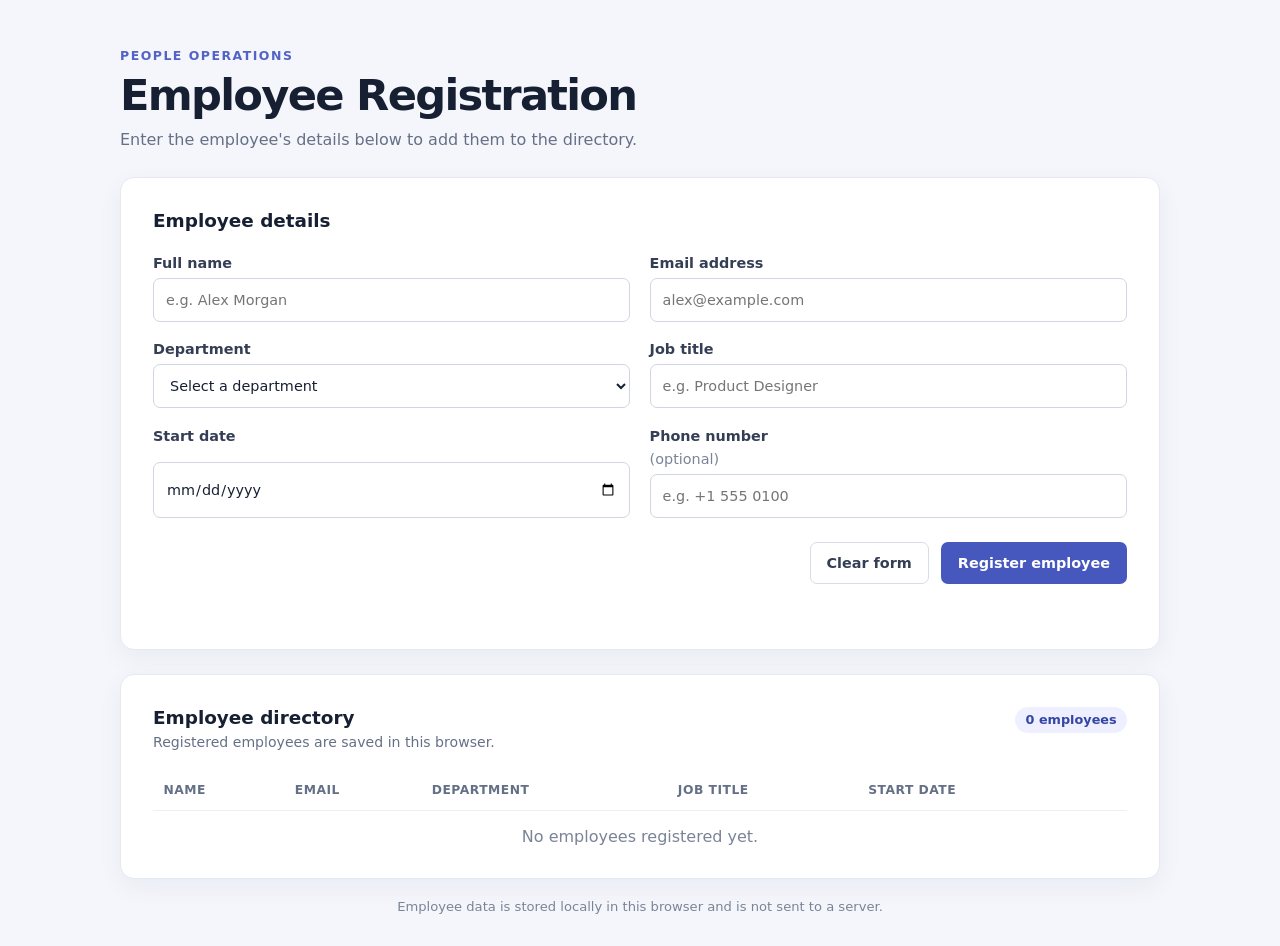
<file: index.html>
<!doctype html>
<html lang="en">
<head>
  <meta charset="utf-8">
  <meta name="viewport" content="width=device-width, initial-scale=1">
  <meta name="description" content="Register and manage employee details.">
  <title>Employee Registration</title>
  <link rel="stylesheet" href="styles.css">
  <script src="app.js" defer></script>
</head>
<body>
  <main class="container">
    <header class="page-header">
      <p class="eyebrow">People Operations</p>
      <h1>Employee Registration</h1>
      <p class="intro">Enter the employee's details below to add them to the directory.</p>
    </header>

    <section class="card" aria-labelledby="form-heading">
      <h2 id="form-heading">Employee details</h2>
      <form id="employee-form">
        <div class="form-grid">
          <label>
            Full name
            <input name="fullName" type="text" autocomplete="name" required maxlength="100" placeholder="e.g. Alex Morgan">
          </label>
          <label>
            Email address
            <input name="email" type="email" autocomplete="email" required maxlength="254" placeholder="alex@example.com">
          </label>
          <label>
            Department
            <select name="department" required>
              <option value="" disabled selected>Select a department</option>
              <option>Engineering</option>
              <option>Finance</option>
              <option>Human Resources</option>
              <option>Marketing</option>
              <option>Operations</option>
              <option>Sales</option>
              <option>Other</option>
            </select>
          </label>
          <label>
            Job title
            <input name="jobTitle" type="text" required maxlength="100" placeholder="e.g. Product Designer">
          </label>
          <label>
            Start date
            <input name="startDate" type="date" required>
          </label>
          <label>
            Phone number <span class="optional">(optional)</span>
            <input name="phone" type="tel" autocomplete="tel" maxlength="30" placeholder="e.g. +1 555 0100">
          </label>
        </div>
        <div class="actions">
          <button type="reset" class="button button-secondary">Clear form</button>
          <button type="submit" class="button button-primary">Register employee</button>
        </div>
        <p id="form-message" class="message" role="status" aria-live="polite"></p>
      </form>
    </section>

    <section class="card directory" aria-labelledby="directory-heading">
      <div class="directory-heading">
        <div>
          <h2 id="directory-heading">Employee directory</h2>
          <p class="muted">Registered employees are saved in this browser.</p>
        </div>
        <span id="employee-count" class="count">0 employees</span>
      </div>
      <div class="table-wrap">
        <table>
          <thead>
            <tr>
              <th scope="col">Name</th>
              <th scope="col">Email</th>
              <th scope="col">Department</th>
              <th scope="col">Job title</th>
              <th scope="col">Start date</th>
              <th scope="col"><span class="visually-hidden">Actions</span></th>
            </tr>
          </thead>
          <tbody id="employee-list"></tbody>
        </table>
      </div>
      <p id="empty-state" class="empty-state">No employees registered yet.</p>
    </section>
    <footer>Employee data is stored locally in this browser and is not sent to a server.</footer>
  </main>
</body>
</html>
</file>
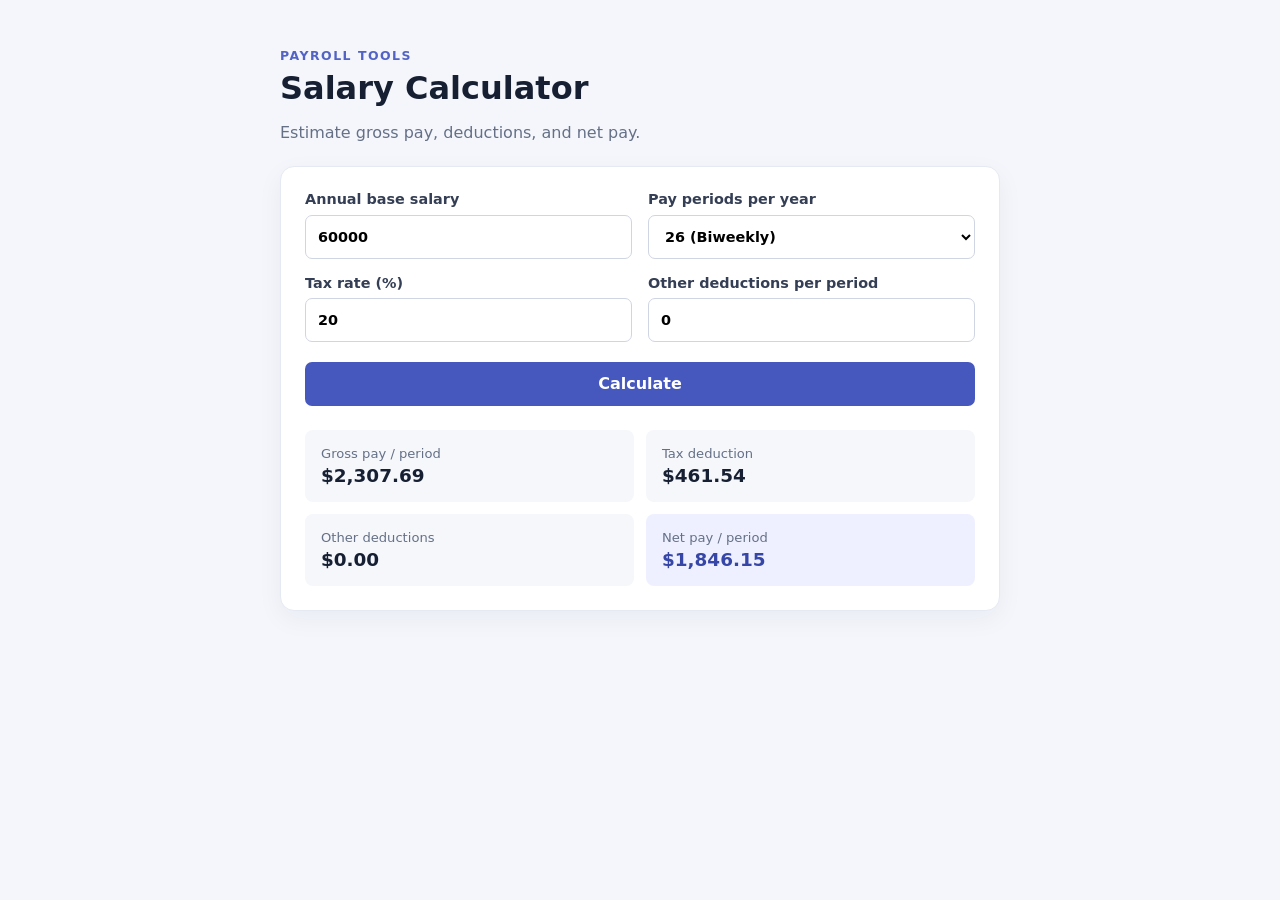
<file: salary.html>
<!doctype html>
<html lang="en">
<head>
  <meta charset="utf-8">
  <meta name="viewport" content="width=device-width, initial-scale=1">
  <title>Salary Calculator</title>
  <link rel="stylesheet" href="salary.css">
  <script src="salary.js" defer></script>
</head>
<body>
  <main class="container">
    <header>
      <p class="eyebrow">Payroll tools</p>
      <h1>Salary Calculator</h1>
      <p>Estimate gross pay, deductions, and net pay.</p>
    </header>

    <section class="card">
      <form id="salary-form">
        <div class="form-grid">
          <label>Annual base salary
            <input id="salary" type="number" min="0" step="0.01" value="60000" required>
          </label>
          <label>Pay periods per year
            <select id="periods">
              <option value="12">12 (Monthly)</option>
              <option value="24">24 (Semi-monthly)</option>
              <option value="26" selected>26 (Biweekly)</option>
              <option value="52">52 (Weekly)</option>
            </select>
          </label>
          <label>Tax rate (%)
            <input id="tax-rate" type="number" min="0" max="100" step="0.01" value="20">
          </label>
          <label>Other deductions per period
            <input id="other-deductions" type="number" min="0" step="0.01" value="0">
          </label>
        </div>
        <button type="submit">Calculate</button>
      </form>

      <div id="results" class="results" aria-live="polite">
        <div><span>Gross pay / period</span><strong id="gross">—</strong></div>
        <div><span>Tax deduction</span><strong id="tax">—</strong></div>
        <div><span>Other deductions</span><strong id="deductions">—</strong></div>
        <div class="net"><span>Net pay / period</span><strong id="net">—</strong></div>
      </div>
    </section>
  </main>
</body>
</html>
</file>
<file: styles.css>
:root {
  color-scheme: light;
  font-family: Inter, ui-sans-serif, system-ui, -apple-system, BlinkMacSystemFont, "Segoe UI", sans-serif;
  color: #172033;
  background: #f4f6fb;
  font-synthesis: none;
  text-rendering: optimizeLegibility;
}

* { box-sizing: border-box; }

body { margin: 0; min-width: 320px; }

.container { width: min(100% - 2rem, 1040px); margin: 0 auto; padding: 3rem 0 2rem; }

.page-header { margin-bottom: 1.75rem; }
.eyebrow { margin: 0 0 .45rem; color: #5263c5; font-size: .78rem; font-weight: 750; letter-spacing: .12em; text-transform: uppercase; }
h1 { margin: 0; font-size: clamp(2rem, 5vw, 2.7rem); letter-spacing: -.04em; }
.intro, .muted { color: #657087; }
.intro { margin: .6rem 0 0; }

.card { margin-top: 1.25rem; padding: clamp(1.25rem, 3vw, 2rem); background: #fff; border: 1px solid #e5e9f2; border-radius: 14px; box-shadow: 0 8px 26px rgb(26 39 74 / 5%); }
h2 { margin: 0; font-size: 1.15rem; }
.form-grid { display: grid; grid-template-columns: repeat(2, minmax(0, 1fr)); gap: 1.2rem; margin-top: 1.5rem; }
label { display: grid; gap: .45rem; color: #343e54; font-size: .9rem; font-weight: 650; }
input, select { width: 100%; min-height: 44px; padding: .65rem .75rem; border: 1px solid #cfd5e2; border-radius: 7px; background: #fff; color: #172033; font: inherit; font-weight: 400; }
input:focus, select:focus, button:focus-visible { outline: 3px solid rgb(82 99 197 / 25%); outline-offset: 2px; border-color: #5263c5; }
.optional { color: #7a8497; font-weight: 400; }
.actions { display: flex; justify-content: flex-end; gap: .75rem; margin-top: 1.5rem; }
.button { min-height: 42px; padding: .65rem 1rem; border: 1px solid transparent; border-radius: 7px; font: inherit; font-size: .9rem; font-weight: 700; cursor: pointer; }
.button-primary { background: #4658bd; color: #fff; }
.button-primary:hover { background: #3546a7; }
.button-secondary { border-color: #d7dce7; background: #fff; color: #343e54; }
.message { min-height: 1.25rem; margin: .8rem 0 0; color: #3546a7; font-size: .9rem; }
.directory { margin-top: 1.5rem; }
.directory-heading { display: flex; align-items: flex-start; justify-content: space-between; gap: 1rem; }
.muted { margin: .4rem 0 0; font-size: .88rem; }
.count { padding: .35rem .65rem; border-radius: 99px; background: #eef0ff; color: #3546a7; font-size: .8rem; font-weight: 700; white-space: nowrap; }
.table-wrap { overflow-x: auto; margin-top: 1.25rem; }
table { width: 100%; border-collapse: collapse; text-align: left; font-size: .88rem; }
th, td { padding: .8rem .65rem; border-bottom: 1px solid #edf0f5; }
th { color: #657087; font-size: .77rem; letter-spacing: .04em; text-transform: uppercase; }
td { color: #343e54; }
.remove-button { padding: .35rem .55rem; border: 0; border-radius: 5px; background: transparent; color: #a53d4a; font: inherit; cursor: pointer; }
.remove-button:hover { background: #fff0f1; }
.empty-state { margin: 1rem 0 0; color: #7a8497; text-align: center; }
.empty-state[hidden] { display: none; }
.visually-hidden { position: absolute; width: 1px; height: 1px; overflow: hidden; clip: rect(0, 0, 0, 0); white-space: nowrap; clip-path: inset(50%); }
footer { margin-top: 1.25rem; color: #7a8497; font-size: .82rem; text-align: center; }

@media (max-width: 640px) {
  .container { padding-top: 2rem; }
  .form-grid { grid-template-columns: 1fr; gap: 1rem; }
  .actions { flex-direction: column-reverse; }
  .button { width: 100%; }
  .directory-heading { align-items: flex-start; flex-direction: column; }
}
</file>
<file: salary.css>
:root {
  color-scheme: light;
  font-family: Inter, ui-sans-serif, system-ui, -apple-system, BlinkMacSystemFont, "Segoe UI", sans-serif;
  color: #172033;
  background: #f4f6fb;
}

* { box-sizing: border-box; }
body { margin: 0; }
.container { width: min(100% - 2rem, 720px); margin: 0 auto; padding: 3rem 0; }
header { margin-bottom: 1.5rem; }
.eyebrow { margin: 0 0 .4rem; color: #5263c5; font-size: .78rem; font-weight: 750; letter-spacing: .12em; text-transform: uppercase; }
h1 { margin: 0; }
header p:last-child { color: #657087; }
.card { padding: 1.5rem; border: 1px solid #e5e9f2; border-radius: 14px; background: #fff; box-shadow: 0 8px 26px rgb(26 39 74 / 5%); }
.form-grid { display: grid; grid-template-columns: repeat(2, minmax(0, 1fr)); gap: 1rem; }
label { display: grid; gap: .45rem; color: #343e54; font-size: .9rem; font-weight: 650; }
input, select { width: 100%; min-height: 44px; padding: .65rem .75rem; border: 1px solid #cfd5e2; border-radius: 7px; background: #fff; font: inherit; }
input:focus, select:focus, button:focus-visible { outline: 3px solid rgb(82 99 197 / 25%); outline-offset: 2px; }
button { width: 100%; min-height: 44px; margin-top: 1.25rem; border: 0; border-radius: 7px; background: #4658bd; color: #fff; font: inherit; font-weight: 700; cursor: pointer; }
button:hover { background: #3546a7; }
.results { display: grid; grid-template-columns: repeat(2, minmax(0, 1fr)); gap: .75rem; margin-top: 1.5rem; }
.results div { display: grid; gap: .25rem; padding: 1rem; border-radius: 8px; background: #f5f7fb; }
.results span { color: #657087; font-size: .82rem; }
.results strong { font-size: 1.15rem; }
.results .net { background: #eef0ff; }
.results .net strong { color: #3546a7; }
@media (max-width: 560px) {
  .form-grid, .results { grid-template-columns: 1fr; }
}
</file>
